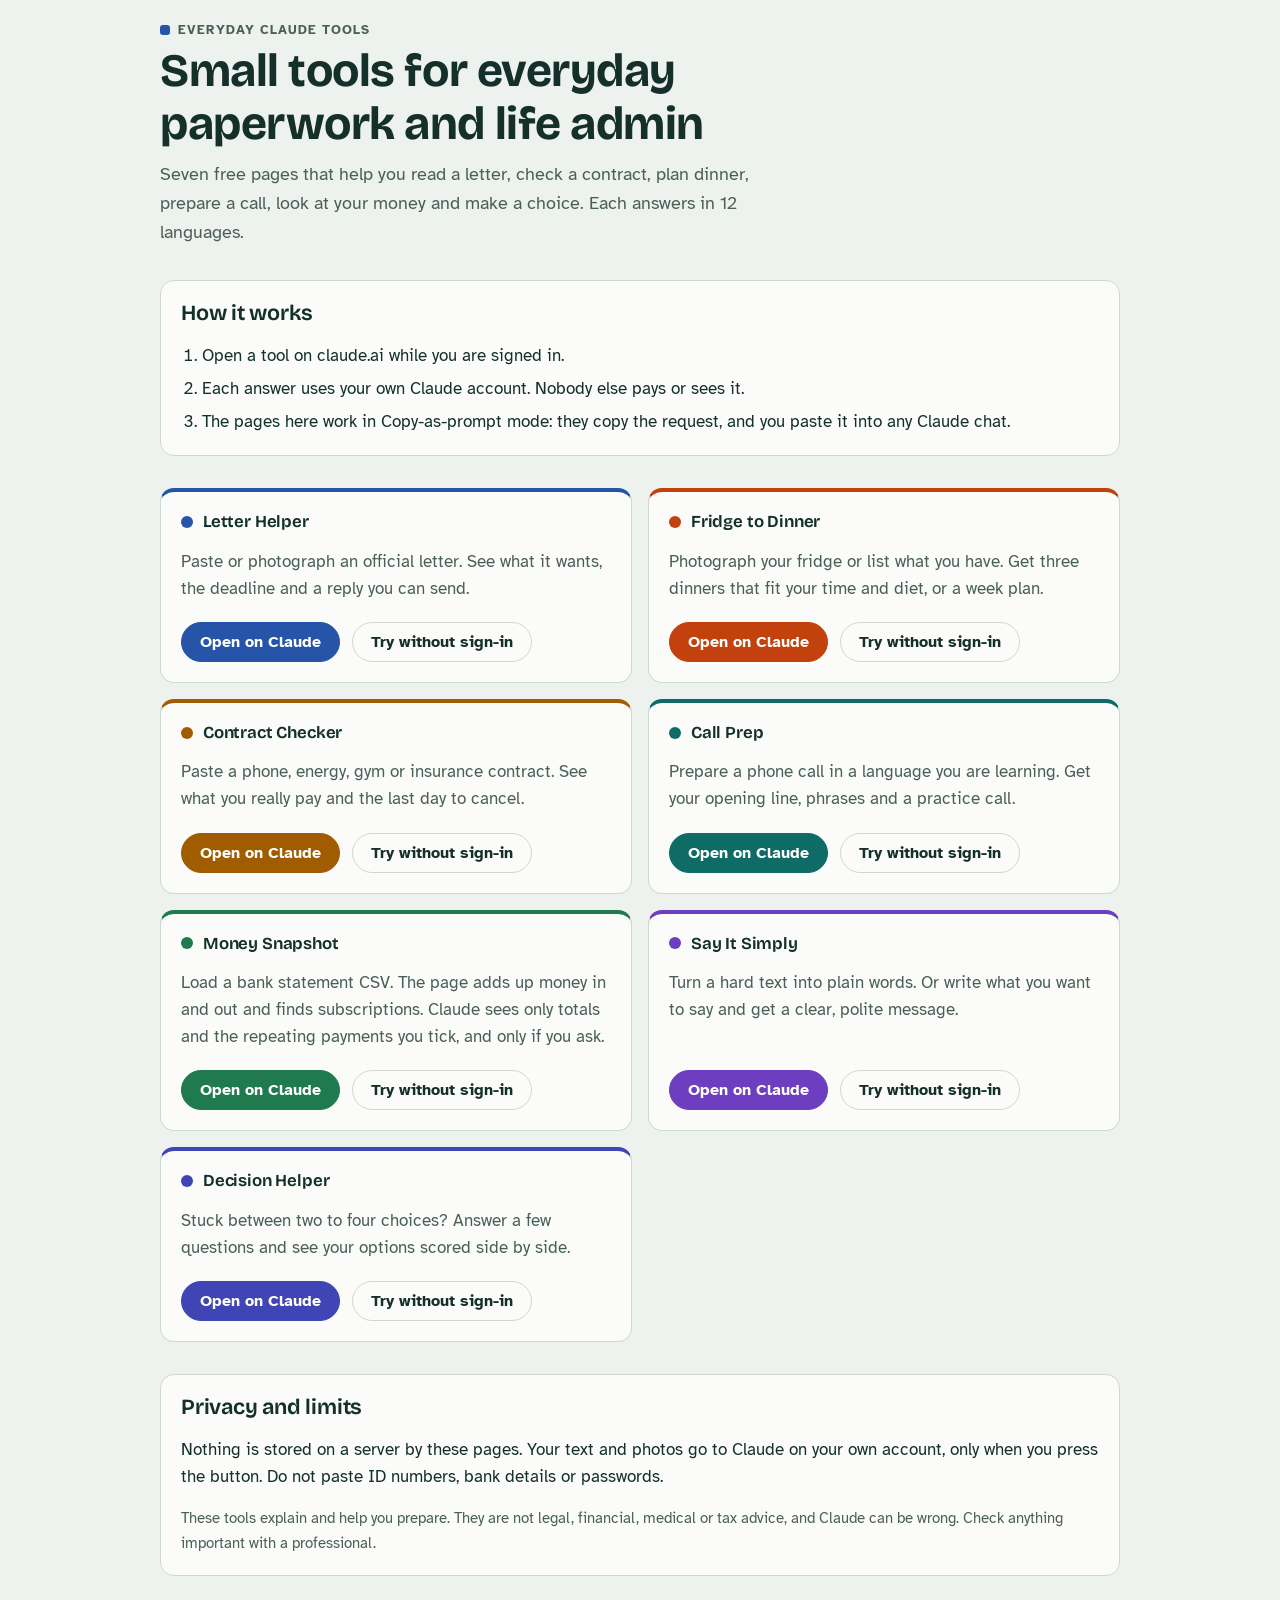
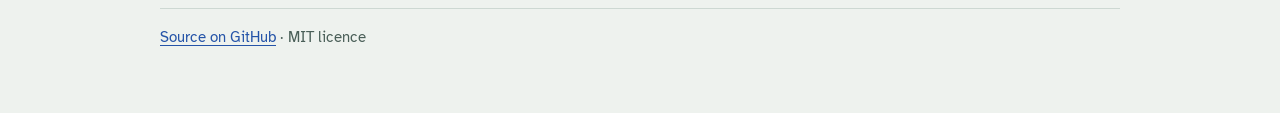
<file: index.html>
<!doctype html>
<html lang="en">
<head>
<meta charset="utf-8">
<meta name="viewport" content="width=device-width, initial-scale=1, viewport-fit=cover">
<title>Everyday Claude Tools</title>
<meta name="description" content="Seven small, free tools for letters, contracts, dinner, phone calls, money and choices. Each opens on claude.ai and answers in 12 languages.">
<link rel="preconnect" href="https://fonts.googleapis.com">
<link rel="stylesheet" href="https://fonts.googleapis.com/css2?family=Atkinson+Hyperlegible:wght@400;700&family=Bricolage+Grotesque:opsz,wght@12..96,600;12..96,700&display=swap">
<link rel="stylesheet" href="tools/shared.css">
<style>
  .page { max-width: 60rem; gap: calc(var(--u) * 4); }
  .how ol { margin: 0; padding-left: 1.3rem; display: flex; flex-direction: column; gap: 6px; }
  .cards { display: grid; grid-template-columns: 1fr; gap: calc(var(--u) * 2); list-style: none; margin: 0; padding: 0; }
  @media (min-width: 44rem) { .cards { grid-template-columns: 1fr 1fr; } }
  .card { --c: var(--cl); border-top: 4px solid var(--c); }
  .card h3 { display: flex; align-items: center; gap: 10px; }
  .card h3::before { content: ""; width: 12px; height: 12px; border-radius: 50%; background: var(--c); flex: none; }
  .card p { color: var(--ink-2); flex: 1; }
  .card .row { margin-top: 4px; }
  .card .btn.primary { background: var(--c); border-color: var(--c); color: #fff; }
  .card .btn.secondary { border-color: var(--line); color: var(--ink); }
  .card .btn { padding: 11px 18px; }
  @media (prefers-color-scheme: dark) {
    :root:not([data-theme="light"]) .card { --c: var(--cd); }
    :root:not([data-theme="light"]) .card .btn.primary { color: #0f1a17; }
  }
  :root[data-theme="dark"] .card { --c: var(--cd); }
  :root[data-theme="dark"] .card .btn.primary { color: #0f1a17; }
  .small { font-size: 0.95rem; color: var(--ink-2); }
  footer { border-top: 1px solid var(--line); padding-top: calc(var(--u) * 2); }
</style>
</head>
<body>
<main class="page">
  <header class="mast">
    <div class="suite">Everyday Claude Tools</div>
    <h1>Small tools for everyday paperwork and life admin</h1>
    <p class="lead">Seven free pages that help you read a letter, check a contract, plan dinner, prepare a call, look at your money and make a choice. Each answers in 12 languages.</p>
  </header>

  <section class="sheet how" aria-labelledby="how">
    <h2 id="how">How it works</h2>
    <ol>
      <li>Open a tool on claude.ai while you are signed in.</li>
      <li>Each answer uses your own Claude account. Nobody else pays or sees it.</li>
      <li>The pages here work in Copy-as-prompt mode: they copy the request, and you paste it into any Claude chat.</li>
    </ol>
  </section>

  <ul class="cards">
    <li class="sheet card" style="--cl:#2554a8;--cd:#8fb0f0">
      <h3>Letter Helper</h3>
      <p>Paste or photograph an official letter. See what it wants, the deadline and a reply you can send.</p>
      <div class="row"><a class="btn primary" href="https://claude.ai/artifact/4NSnkpZ2DPa4C8A2T23RC4">Open on Claude</a><a class="btn secondary" href="tools/letter-helper.html">Try without sign-in</a></div>
    </li>
    <li class="sheet card" style="--cl:#c2410c;--cd:#fb923c">
      <h3>Fridge to Dinner</h3>
      <p>Photograph your fridge or list what you have. Get three dinners that fit your time and diet, or a week plan.</p>
      <div class="row"><a class="btn primary" href="https://claude.ai/artifact/Q8sAsbF1dKu9zhnAwh9tZq">Open on Claude</a><a class="btn secondary" href="tools/fridge-to-dinner.html">Try without sign-in</a></div>
    </li>
    <li class="sheet card" style="--cl:#a15c00;--cd:#f0b860">
      <h3>Contract Checker</h3>
      <p>Paste a phone, energy, gym or insurance contract. See what you really pay and the last day to cancel.</p>
      <div class="row"><a class="btn primary" href="https://claude.ai/artifact/W8mR84o39nNjjfsjFGuXMU">Open on Claude</a><a class="btn secondary" href="tools/contract-checker.html">Try without sign-in</a></div>
    </li>
    <li class="sheet card" style="--cl:#0f6b66;--cd:#4fc3bc">
      <h3>Call Prep</h3>
      <p>Prepare a phone call in a language you are learning. Get your opening line, phrases and a practice call.</p>
      <div class="row"><a class="btn primary" href="https://claude.ai/artifact/5D1Ne5u8qQSGsEqcJG2fVv">Open on Claude</a><a class="btn secondary" href="tools/call-prep.html">Try without sign-in</a></div>
    </li>
    <li class="sheet card" style="--cl:#1f7a4d;--cd:#5cc28c">
      <h3>Money Snapshot</h3>
      <p>Load a bank statement CSV. The page adds up money in and out and finds subscriptions. Claude sees only totals and the repeating payments you tick, and only if you ask.</p>
      <div class="row"><a class="btn primary" href="https://claude.ai/artifact/L7GKDpCqrobhF7PjP7wYNZ">Open on Claude</a><a class="btn secondary" href="tools/money-snapshot.html">Try without sign-in</a></div>
    </li>
    <li class="sheet card" style="--cl:#6d3fc0;--cd:#b79af0">
      <h3>Say It Simply</h3>
      <p>Turn a hard text into plain words. Or write what you want to say and get a clear, polite message.</p>
      <div class="row"><a class="btn primary" href="https://claude.ai/artifact/CiMY4Bog2yi1SgvQ64K9Wv">Open on Claude</a><a class="btn secondary" href="tools/say-it-simply.html">Try without sign-in</a></div>
    </li>
    <li class="sheet card" style="--cl:#3f45b5;--cd:#9ea3f0">
      <h3>Decision Helper</h3>
      <p>Stuck between two to four choices? Answer a few questions and see your options scored side by side.</p>
      <div class="row"><a class="btn primary" href="https://claude.ai/artifact/EArZrcZmuguwKfB2251bWP">Open on Claude</a><a class="btn secondary" href="tools/decision-helper.html">Try without sign-in</a></div>
    </li>
  </ul>

  <section class="sheet" aria-labelledby="priv">
    <h2 id="priv">Privacy and limits</h2>
    <p>Nothing is stored on a server by these pages. Your text and photos go to Claude on your own account, only when you press the button. Do not paste ID numbers, bank details or passwords.</p>
    <p class="small">These tools explain and help you prepare. They are not legal, financial, medical or tax advice, and Claude can be wrong. Check anything important with a professional.</p>
  </section>

  <footer class="small">
    <a href="https://github.com/MaHmOuDeB/everyday-claude-tools">Source on GitHub</a> · MIT licence
  </footer>
</main>
</body>
</html>
</file>
<file: tools/shared.css>
/* Everyday Helpers: shared look. One reading column on paper-like grey-green; each tool sets --accent. */
:root {
  --paper: #eef2ee;
  --sheet: #fbfcfa;
  --ink: #15302a;
  --ink-2: #4a5f58;
  --line: #cdd8d2;
  --accent: #2554a8;
  --accent-ink: #ffffff;
  --accent-soft: #e3eaf7;
  --ok: #1f7a4d;
  --ok-soft: #dff1e6;
  --warn: #9a5b00;
  --warn-soft: #fbedd5;
  --danger: #b3261e;
  --danger-soft: #fbe2df;
  --focus: #f0b429;
  --font-display: "Bricolage Grotesque", "Avenir Next", "Segoe UI", system-ui, sans-serif;
  --font-text: "Atkinson Hyperlegible", "Segoe UI", system-ui, -apple-system, sans-serif;
  --radius: 14px;
  --u: 8px;
}
@media (prefers-color-scheme: dark) {
  :root:not([data-theme="light"]) {
    --paper: #0f1a17; --sheet: #16241f; --ink: #e4ece8; --ink-2: #a3b5ae; --line: #2a3d36;
    --accent-soft: #1d2a40; --ok: #5cc28c; --ok-soft: #173326; --warn: #f0b860; --warn-soft: #3a2a10;
    --danger: #ff8a80; --danger-soft: #3d1a17; --focus: #f0b429; color-scheme: dark;
  }
}
:root[data-theme="dark"] {
  --paper: #0f1a17; --sheet: #16241f; --ink: #e4ece8; --ink-2: #a3b5ae; --line: #2a3d36;
  --accent-soft: #1d2a40; --ok: #5cc28c; --ok-soft: #173326; --warn: #f0b860; --warn-soft: #3a2a10;
  --danger: #ff8a80; --danger-soft: #3d1a17; --focus: #f0b429; color-scheme: dark;
}

*, *::before, *::after { box-sizing: border-box; }
[hidden] { display: none !important; }
body {
  margin: 0; background: var(--paper); color: var(--ink);
  font: 400 1.0625rem/1.6 var(--font-text);
  padding-left: max(16px, env(safe-area-inset-left, 0px));
  padding-right: max(16px, env(safe-area-inset-right, 0px));
  padding-block: calc(var(--u) * 3) calc(var(--u) * 8);
}
.page { max-width: 46rem; margin: 0 auto; display: flex; flex-direction: column; gap: calc(var(--u) * 3); }
h1, h2, h3 { font-family: var(--font-display); line-height: 1.15; margin: 0; text-wrap: balance; letter-spacing: -0.01em; }
h1 { font-size: clamp(2rem, 6vw, 2.9rem); font-weight: 700; }
h2 { font-size: 1.35rem; font-weight: 650; }
h3 { font-size: 1.05rem; font-weight: 650; }
p { margin: 0; }
a { color: var(--accent); text-underline-offset: 3px; }
:focus-visible { outline: 3px solid var(--focus); outline-offset: 2px; border-radius: 6px; }

/* Masthead */
.mast { display: flex; flex-direction: column; gap: var(--u); }
.suite { font: 600 0.8rem/1 var(--font-text); letter-spacing: 0.08em; text-transform: uppercase; color: var(--ink-2); display: flex; align-items: center; gap: 8px; }
.suite::before { content: ""; width: 10px; height: 10px; border-radius: 3px; background: var(--accent); }
.lead { font-size: 1.15rem; color: var(--ink-2); max-width: 38rem; }

/* Sheet: the one raised surface, used for the form and for each result group */
.sheet { background: var(--sheet); border: 1px solid var(--line); border-radius: var(--radius); padding: calc(var(--u) * 2.5); display: flex; flex-direction: column; gap: calc(var(--u) * 2); min-width: 0; }
.sheet.accented { border-top: 4px solid var(--accent); }

/* Form */
.field { display: flex; flex-direction: column; gap: 6px; min-width: 0; }
.field > label, .label { font-weight: 700; font-size: 0.95rem; }
.hint { font-size: 0.9rem; color: var(--ink-2); }
.row { display: flex; flex-wrap: wrap; gap: calc(var(--u) * 1.5); align-items: center; }
.grid-2 { display: grid; grid-template-columns: repeat(auto-fit, minmax(14rem, 1fr)); gap: calc(var(--u) * 2); }
input[type="text"], input[type="date"], input[type="number"], select, textarea {
  font: inherit; color: var(--ink); background: var(--paper); border: 1.5px solid var(--line); border-radius: 10px;
  padding: 10px 12px; width: 100%; min-width: 0;
}
textarea { min-height: 9rem; resize: vertical; line-height: 1.5; }
input:focus, select:focus, textarea:focus { border-color: var(--accent); outline: none; box-shadow: 0 0 0 3px var(--accent-soft); }

/* Buttons */
.btn {
  font: 700 1rem/1 var(--font-text); border-radius: 999px; padding: 13px 22px; cursor: pointer; border: 1.5px solid var(--accent);
  background: transparent; color: var(--accent); display: inline-flex; align-items: center; gap: 8px; text-decoration: none;
}
.btn.primary { background: var(--accent); color: var(--accent-ink); }
.btn.small { padding: 8px 14px; font-size: 0.9rem; }
.btn.quiet { border-color: transparent; padding-inline: 10px; }
.btn:disabled { opacity: 0.55; cursor: not-allowed; }
.btn:not(:disabled):hover { filter: brightness(1.06); }

/* Chips (segmented choices and removable items) */
.chips { display: flex; flex-wrap: wrap; gap: 8px; }
.chip { display: inline-flex; align-items: center; gap: 6px; border: 1.5px solid var(--line); background: var(--paper); border-radius: 999px; padding: 6px 12px; font-size: 0.95rem; cursor: pointer; color: var(--ink); font-family: var(--font-text); }
.chip[aria-pressed="true"], .chip.on { border-color: var(--accent); background: var(--accent-soft); color: var(--ink); font-weight: 700; }
.chip button { all: unset; cursor: pointer; font-weight: 700; padding: 0 2px; }

/* Photo picker */
.drop { border: 2px dashed var(--line); border-radius: var(--radius); padding: calc(var(--u) * 2); text-align: center; color: var(--ink-2); cursor: pointer; }
.drop.over { border-color: var(--accent); background: var(--accent-soft); }
.thumbs { display: flex; flex-wrap: wrap; gap: 8px; }
.thumb { position: relative; width: 84px; height: 84px; border-radius: 10px; overflow: hidden; border: 1px solid var(--line); }
.thumb img { width: 100%; height: 100%; object-fit: cover; }
.thumb button { position: absolute; top: 4px; right: 4px; border: 0; border-radius: 999px; width: 24px; height: 24px; background: var(--ink); color: var(--paper); cursor: pointer; font-weight: 700; }

/* Labels and states */
.tag { display: inline-flex; align-items: center; gap: 6px; border-radius: 999px; padding: 3px 10px; font-size: 0.8rem; font-weight: 700; letter-spacing: 0.02em; background: var(--accent-soft); color: var(--ink); width: fit-content; }
.tag.ok { background: var(--ok-soft); color: var(--ok); }
.tag.warn { background: var(--warn-soft); color: var(--warn); }
.tag.danger { background: var(--danger-soft); color: var(--danger); }
.tag.example { background: transparent; border: 1.5px dashed var(--ink-2); color: var(--ink-2); }
.notice { border-radius: 10px; padding: 12px 14px; background: var(--accent-soft); font-size: 0.95rem; }
.notice.warn { background: var(--warn-soft); }
.notice.danger { background: var(--danger-soft); }
.privacy { font-size: 0.88rem; color: var(--ink-2); }

/* Results */
.results { display: flex; flex-direction: column; gap: calc(var(--u) * 2); }
.results[aria-busy="true"] { opacity: 0.6; }
.big-line { font: 600 1.35rem/1.35 var(--font-display); }
.steps { margin: 0; padding-left: 1.4rem; display: flex; flex-direction: column; gap: 8px; }
.plain-list { margin: 0; padding-left: 1.2rem; display: flex; flex-direction: column; gap: 6px; }
.kv { display: grid; grid-template-columns: max-content 1fr; gap: 6px 16px; margin: 0; }
.kv dt { font-weight: 700; }
.kv dd { margin: 0; min-width: 0; }
.quote { white-space: pre-wrap; background: var(--paper); border: 1px solid var(--line); border-radius: 10px; padding: 14px; font-size: 0.98rem; overflow-wrap: anywhere; }
.num { font-variant-numeric: tabular-nums; }
.thinking { display: flex; align-items: center; gap: 12px; color: var(--ink-2); }
.thinking::before { content: ""; width: 18px; height: 18px; border-radius: 50%; border: 3px solid var(--line); border-top-color: var(--accent); animation: spin 0.9s linear infinite; }
@keyframes spin { to { transform: rotate(360deg); } }
@media (prefers-reduced-motion: reduce) { .thinking::before { animation: none; } * { transition: none !important; } }

/* "Copy as prompt" panel for copies that cannot reach Claude */
.prompt-panel textarea { min-height: 12rem; font-size: 0.85rem; }
.foot { font-size: 0.85rem; color: var(--ink-2); text-align: center; }
@media (max-width: 30rem) { .kv { grid-template-columns: 1fr; } .kv dt { margin-top: 6px; } .btn { width: 100%; justify-content: center; } .row .btn.small { width: auto; } }
</file>
